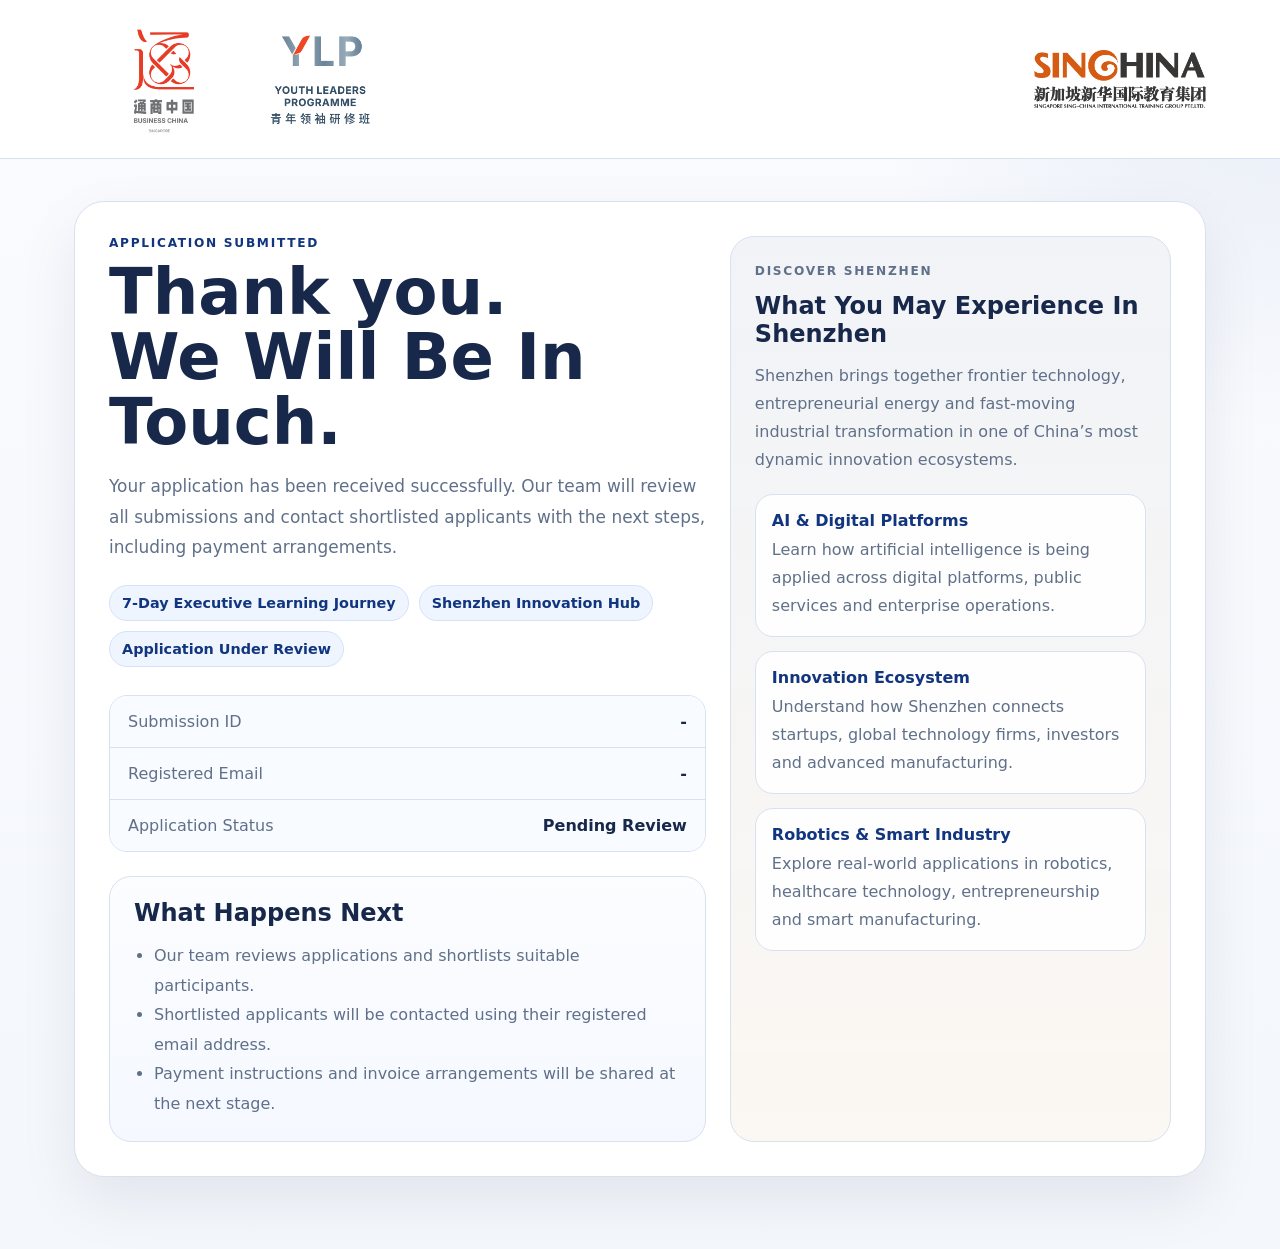
<file: public/success.html>
<!DOCTYPE html>
<html lang="en">
  <head>
    <meta charset="UTF-8" />
    <meta name="viewport" content="width=device-width, initial-scale=1.0" />
    <title>Business China YLP Immersion Programme - Shenzhen | Application Submitted</title>
    <style>
      :root {
        color-scheme: light;
        --bg: #f4f7fb;
        --surface: #ffffff;
        --surface-soft: #f8fbff;
        --ink: #17284a;
        --muted: #607089;
        --line: #d8e1ef;
        --brand: #12357f;
        --brand-dark: #091b45;
        --accent: #cfa35f;
        --shadow: 0 24px 60px rgba(9, 27, 69, 0.08);
        font-family: Inter, system-ui, -apple-system, BlinkMacSystemFont, "Segoe UI", sans-serif;
      }

      * { box-sizing: border-box; }
      body {
        margin: 0;
        background: radial-gradient(circle at top right, rgba(18, 53, 127, 0.08), transparent 24%), linear-gradient(180deg, #f9fbff 0%, var(--bg) 100%);
        color: var(--ink);
      }
      .topbar { background: #ffffff; color: var(--ink); border-bottom: 1px solid var(--line); }
      .topbar-inner { max-width: 1180px; margin: 0 auto; padding: 16px 24px; display: flex; align-items: center; justify-content: space-between; gap: 20px; }
      .success-brand { display: flex; align-items: center; gap: 16px; flex-wrap: wrap; }
      .success-brand img { display: block; width: auto; height: auto; object-fit: contain; }
      .success-brand__primary { max-width: 178px; max-height: 178px; }
      .success-brand__secondary { max-width: 205px; max-height: 100px; }
      .success-brand__partner { max-width: 190px; max-height: 58px; align-self: center; }
      .page { max-width: 1180px; margin: 0 auto; padding: 42px 24px 72px; }
      .hero { display: grid; grid-template-columns: minmax(0,1.15fr) minmax(320px,.85fr); gap: 24px; background: var(--surface); border: 1px solid var(--line); border-radius: 30px; box-shadow: var(--shadow); padding: 34px; }
      .eyebrow { margin: 0 0 10px; color: var(--brand); text-transform: uppercase; letter-spacing: .14em; font-size: .76rem; font-weight: 800; }
      h1,h2,h3,p { margin-top: 0; }
      h1 { margin-bottom: 16px; font-size: clamp(2.4rem,5vw,4rem); line-height: 1.02; }
      .intro { color: var(--muted); font-size: 1.06rem; line-height: 1.8; max-width: 60ch; }
      .badges { display: flex; flex-wrap: wrap; gap: 10px; margin-top: 22px; }
      .badges span { border: 1px solid #d5e1fb; background: #eff5ff; color: var(--brand); border-radius: 999px; padding: 9px 12px; font-size: .9rem; font-weight: 700; }
      .summary { margin-top: 28px; border: 1px solid var(--line); border-radius: 18px; overflow: hidden; }
      .summary-row { display: flex; justify-content: space-between; gap: 18px; padding: 16px 18px; background: var(--surface-soft); }
      .summary-row + .summary-row { border-top: 1px solid var(--line); }
      .summary-row span { color: var(--muted); }
      .hero-side { border-radius: 24px; padding: 24px; background: linear-gradient(180deg, rgba(18,53,127,.06) 0%, rgba(207,163,95,.08) 100%), #fff; border: 1px solid var(--line); }
      .hero-side h2 { margin-bottom: 14px; }
      .hero-side p { color: var(--muted); line-height: 1.75; }
      .qingdao-points { display: grid; gap: 14px; margin-top: 20px; }
      .qingdao-points article { padding: 16px; border-radius: 18px; border: 1px solid var(--line); background: rgba(255,255,255,.9); }
      .qingdao-points h3 { margin: 0 0 6px; font-size: 1rem; color: var(--brand); }
      .qingdao-points p { margin: 0; }
      .next-steps-box { margin-top: 24px; padding: 22px 24px; border-radius: 22px; border: 1px solid var(--line); background: linear-gradient(180deg, #fbfdff 0%, #f5f8ff 100%); }
      .next-steps-box h2 { margin-bottom: 14px; }
      .next-steps-box ul { margin: 0; padding-left: 20px; color: var(--muted); line-height: 1.85; }
      @media (max-width: 980px) { .hero { grid-template-columns: 1fr; } }
      @media (max-width: 760px) {
        .page { padding: 24px 14px 48px; }
        .hero,.next-steps-box { padding: 22px; border-radius: 20px; }
        .summary-row { flex-direction: column; align-items: flex-start; }
        .success-brand { gap: 10px; }
        .success-brand__primary { max-width: 126px; max-height: 126px; }
        .success-brand__secondary { max-width: 154px; max-height: 74px; }
        .success-brand__partner { max-width: 132px; max-height: 40px; }
        h1 { font-size: 2.2rem; }
      }
    </style>
  </head>
  <body>
    <header class="topbar">
      <div class="topbar-inner">
        <div class="success-brand">
          <img
            src="./BClogo.png"
            alt="Business China logo"
            class="success-brand__primary"
          />
          <img
            src="./YLPlogo.png"
            alt="YLP Youth Leaders Programme logo"
            class="success-brand__secondary"
          />
        </div>
        <img src="./SCITGlogo.png" alt="SCITG logo" class="success-brand__partner" />
      </div>
    </header>

    <main class="page">
      <section class="hero">
        <div>
          <p class="eyebrow">Application Submitted</p>
          <h1 id="successHeadline">Thank you.<br />We Will Be In Touch.</h1>
          <p class="intro">
            Your application has been received successfully. Our team will review all submissions and contact shortlisted applicants with the next steps, including payment arrangements.
          </p>

          <div class="badges">
            <span>7-Day Executive Learning Journey</span>
            <span>Shenzhen Innovation Hub</span>
            <span>Application Under Review</span>
          </div>

          <div class="summary">
            <div class="summary-row">
              <span>Submission ID</span>
              <strong id="successSubmissionId">-</strong>
            </div>
            <div class="summary-row">
              <span>Registered Email</span>
              <strong id="successEmail">-</strong>
            </div>
            <div class="summary-row">
              <span>Application Status</span>
              <strong>Pending Review</strong>
            </div>
          </div>

          <div class="next-steps-box">
            <h2>What Happens Next</h2>
            <ul>
              <li>Our team reviews applications and shortlists suitable participants.</li>
              <li>Shortlisted applicants will be contacted using their registered email address.</li>
              <li>Payment instructions and invoice arrangements will be shared at the next stage.</li>
            </ul>
          </div>
        </div>

        <aside class="hero-side">
          <p class="eyebrow">Discover Shenzhen</p>
          <h2>What You May Experience In Shenzhen</h2>
          <p>
            Shenzhen brings together frontier technology, entrepreneurial energy and fast-moving industrial transformation in one of China’s most dynamic innovation ecosystems.
          </p>
          <div class="qingdao-points">
            <article>
              <h3>AI &amp; Digital Platforms</h3>
              <p>Learn how artificial intelligence is being applied across digital platforms, public services and enterprise operations.</p>
            </article>
            <article>
              <h3>Innovation Ecosystem</h3>
              <p>Understand how Shenzhen connects startups, global technology firms, investors and advanced manufacturing.</p>
            </article>
            <article>
              <h3>Robotics &amp; Smart Industry</h3>
              <p>Explore real-world applications in robotics, healthcare technology, entrepreneurship and smart manufacturing.</p>
            </article>
          </div>
        </aside>
      </section>

    </main>

    <script src="./success.js"></script>
  </body>
</html>
</file>
